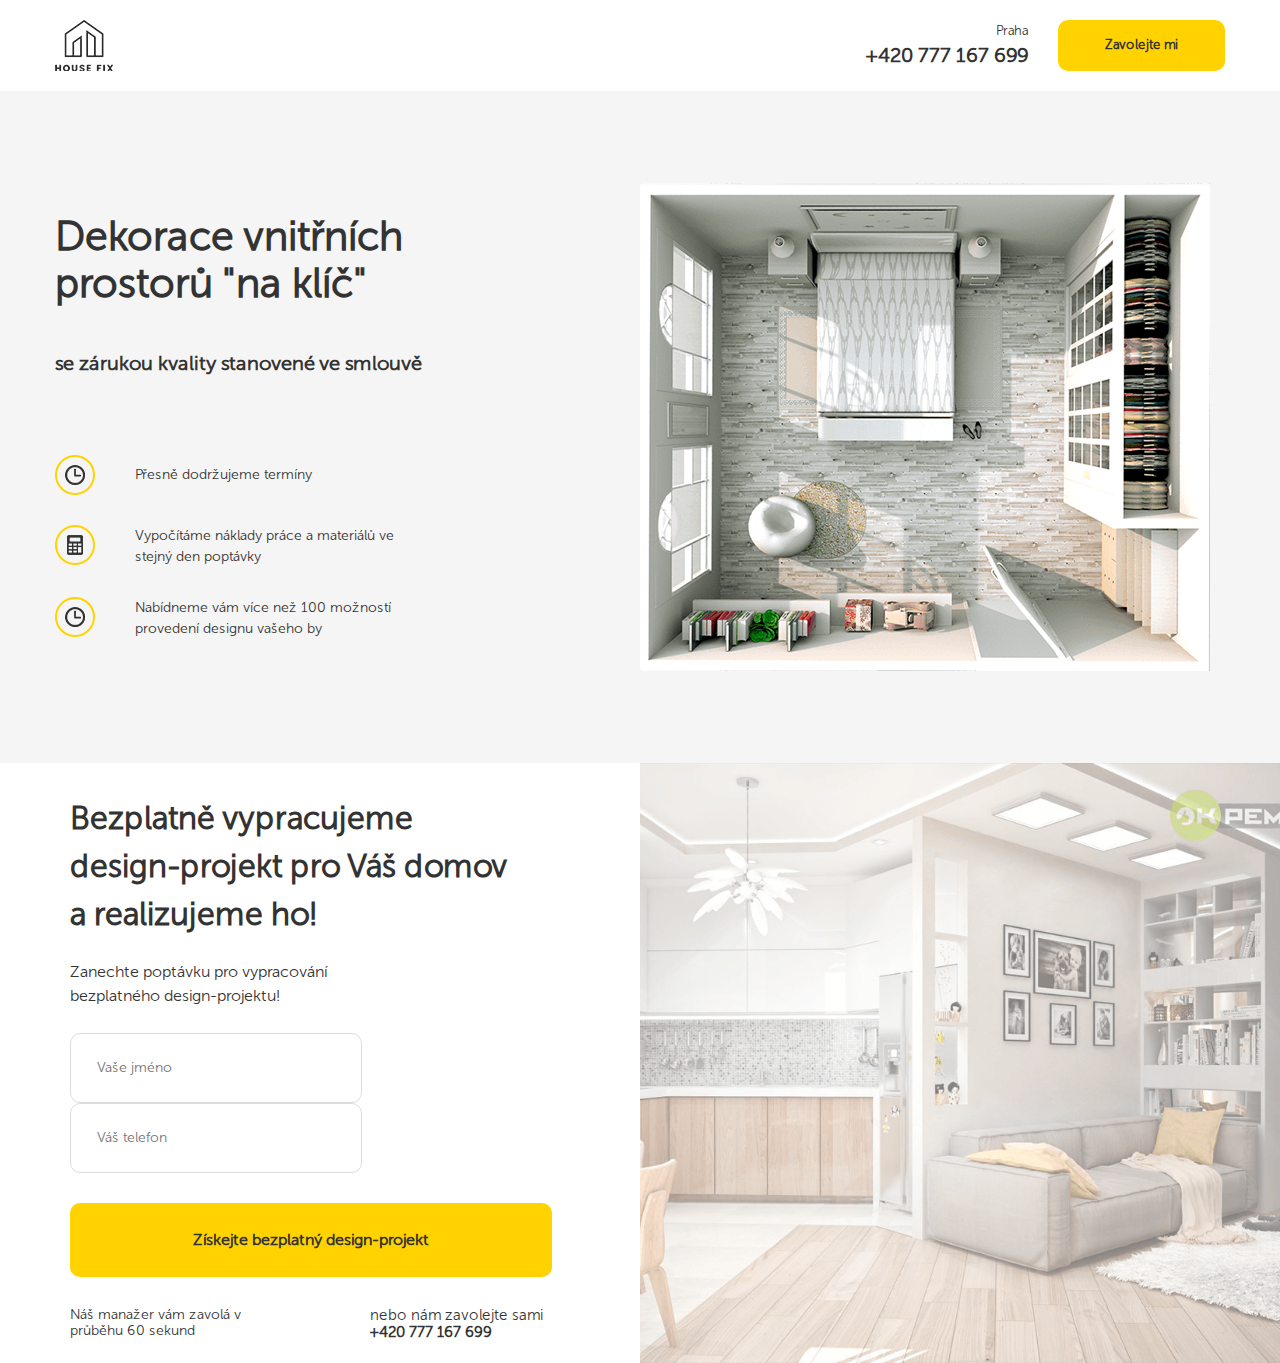
<file: src/index.html>
<!DOCTYPE html>
<html lang="cz">
<head>
    <meta charset="UTF-8">
    <meta http-equiv="X-UA-Compatible" content="IE=edge">
    <meta name="viewport" content="width=device-width, initial-scale=1.0">
    <link rel="stylesheet" href="/src/sass/normalize.css">
    <link rel="stylesheet" href="/src/sass/style.css">
    <title>House Fix</title>
 
</head>
<body>

 <!-- Vrchni hlavicka -->
    <header class="header">
        <div class="container">
            <div class="header-block">
                <div class="header__logo">
                    <img src="/src/img/logo.png" alt="Logo">
                </div>   

                <div class="header__info">
                        <div class="header__contacts">
                            <span class="header__address">Praha</span>
                            <a href="tel:+420777167699" class="header__phone">+420 777 167 699</a> 
                            
                        </div> 

                     <button class="button header__button">Zavolejte mi</button> 

                </div>

            </div>
        </div>


    </header>


<!-- Sekce dekorace vnitrnich prostoru -->
 <section class="offer">
     <div class="container">
         <div class="offer-wrap">
             <div class="offer-text">
                <h1 class="offer-title">Dekorace vnitřních prostorů "na klíč" </h1>
                <p class="offer-subtitle">se zárukou kvality stanovené ve smlouvě</p>
                    <div class="item-wrap">
                        <div class="item1">
                            <img class="icon" src="/src/img/clock.png" alt="clock">
                            <div class="span">Přesně dodržujeme termíny</div>
                        </div>
                        <div class="item2">
                            <img class="icon" src="/src/img/calculator.png" alt="calculator">
                            <div class="span">Vypočítáme náklady práce  a materiálů ve stejný den poptávky  </div>
                        </div>
                        <div class="item3">
                            <img class="icon" src="/src/img/clock.png" alt="clock">
                            <div class="span">Nabídneme vám více než 100 možností provedení designu vašeho by</div>
                        </div>
                    </div>

             </div>
             <div class="offer-img">
                 <img src="/src/img/room.png" alt="room">
             </div>
         </div>
     </div>
 </section> 


<!-- Sekce s nabidkou pro zakazniky a formular -->
<section class="form">
    <div class="container-form">
        <div class="form-main">
            <div class="form-text">
                <h1 class="form-header">Bezplatně vypracujeme  design-projekt pro Váš domov a realizujeme ho!
                </h1>
                <span class="form-subtitle">Zanechte poptávku pro vypracování bezplatného design-projektu!
                </span>
                <div class="form-wrap">
                    <form action="" class="order">
                        <input class=name type="text" name="name" placeholder="Vaše jméno">
                        <input class=number type="number" name="number" placeholder="Váš telefon">
                    </form>
                    <button type="submit" class="button form-button">Získejte bezplatný design-projekt </button>
                    <div class="text-wrap">
                        <p class="desc">Náš manažer vám zavolá v průběhu 60 sekund  </p>
                        <div class="desc-wrap">
                            <p class="call">nebo nám zavolejte sami</p>
                            <p class="phone-number">+420 777 167 699</p>
                        </div>
                    </div>

                </div>
            </div>
         
        </div>

    </div>

    <div class="form-img">
        <img class="sideimage" src="/src/img/sideroom.png" alt="livingroom" class="side">
    </div>
</section>



</body> 
</html>
</file>
<file: src/sass/style.css>
@font-face {
  font-family: 'Museo Sans';
  src: url("/src/fonts/MuseoSans/MuseoSansCyrl-300.eot");
  src: url("MuseoSansCyrl-300.eot?#iefix") format("embedded-opentype"), url("/src/fonts/MuseoSans/MuseoSansCyrl-300.woff") format("woff"), url("/src/fonts/MuseoSans/MuseoSansCyrl-300.ttf") format("truetype");
  font-weight: normal;
  font-style: normal;
}

* {
  -webkit-box-sizing: border-box;
          box-sizing: border-box;
}

body {
  font-family: 'Museo Sans', sans-serif;
}

img {
  max-width: 100%;
  display: block;
}

input {
  padding: 26px;
  padding-right: 95px;
  font-size: 10px;
  border-radius: 10px;
  border: solid 1px;
  color: #DDDDDD;
}

a, button {
  cursor: pointer;
}

.container {
  max-width: 1170px;
  width: 96%;
  margin: auto;
}

@media (max-width: 950px) {
  .container {
    padding: 0 2rem;
  }
}

@media (max-width: 640px) {
  .container {
    width: 85%;
  }
}

input {
  font-size: 14px;
}

.button {
  background-color: #FFD200;
  color: #333;
  border: none;
  padding: 28px 123px;
  border-radius: 10px;
  font-size: 16px;
  margin-top: 30px;
  font-weight: 700;
}

.span {
  width: 50%;
  line-height: 1.5;
  display: -webkit-box;
  display: -ms-flexbox;
  display: flex;
  -webkit-box-align: center;
      -ms-flex-align: center;
          align-items: center;
  font-weight: 400;
  font-size: 14px;
  color: #333;
}

.title {
  color: #333;
  font-size: 30px;
  margin: auto;
  text-align: center;
  margin-bottom: 40px;
  margin-top: 20px;
}

.section__subtitle {
  color: #000000;
  font-size: 20px;
  text-align: center;
  padding-bottom: 40px;
}

.header {
  padding: 20px 0px;
}

.header-block {
  display: -webkit-box;
  display: -ms-flexbox;
  display: flex;
  -webkit-box-pack: justify;
      -ms-flex-pack: justify;
          justify-content: space-between;
  -webkit-box-align: center;
      -ms-flex-align: center;
          align-items: center;
}

.header__info {
  display: -webkit-box;
  display: -ms-flexbox;
  display: flex;
  text-align: right;
}

.header__contacts {
  display: -webkit-box;
  display: -ms-flexbox;
  display: flex;
  -webkit-box-orient: vertical;
  -webkit-box-direction: normal;
      -ms-flex-direction: column;
          flex-direction: column;
  -webkit-box-pack: center;
      -ms-flex-pack: center;
          justify-content: center;
}

@media (max-width: 640px) {
  .header__contacts {
    display: none;
  }
}

.header__address {
  color: #333;
  font-size: 13px;
  font-weight: 400;
}

.header__phone {
  font-size: 20px;
  font-weight: 700;
  color: #333;
  text-decoration: none;
  display: block;
  margin-top: 5px;
}

.header__button {
  padding: 18px 47px;
  border-radius: 10px;
  margin-left: 30px;
  font-size: 13px;
  margin-top: 0px;
}

.offer {
  padding: 92px 0px;
  background-color: #F5F5F5;
}

.offer-wrap {
  display: -webkit-box;
  display: -ms-flexbox;
  display: flex;
  -ms-flex-wrap: wrap;
      flex-wrap: wrap;
  -webkit-box-align: center;
      -ms-flex-align: center;
          align-items: center;
}

@media (max-width: 1100px) {
  .offer-wrap {
    -webkit-box-orient: vertical;
    -webkit-box-direction: normal;
        -ms-flex-direction: column;
            flex-direction: column;
  }
}

.offer-title {
  font-size: 41px;
  margin-right: 215px;
  color: #333;
  margin-bottom: 45px;
  font-weight: 700;
}

@media (max-width: 1180px) {
  .offer-title {
    margin-right: 20px;
  }
}

@media (max-width: 640px) {
  .offer-title {
    font-size: 30px;
  }
}

.offer-text {
  width: 50%;
}

@media (max-width: 1100px) {
  .offer-text {
    width: 100%;
    margin-bottom: 40px;
  }
}

.offer-img {
  width: 50%;
}

@media (max-width: 1100px) {
  .offer-img {
    width: 100%;
  }
}

.offer-subtitle {
  font-size: 20px;
  font-weight: 700;
  color: #333;
  margin-bottom: 80px;
}

@media (max-width: 640px) {
  .offer-subtitle {
    font-size: 20px;
    margin-bottom: 30px;
  }
}

.item1, .item2, .item3 {
  display: -webkit-box;
  display: -ms-flexbox;
  display: flex;
  margin-bottom: 30px;
}

.icon {
  margin-right: 40px;
  max-height: 40px;
}

.form {
  display: -webkit-box;
  display: -ms-flexbox;
  display: flex;
}

@media (max-width: 1100px) {
  .form {
    -webkit-box-orient: vertical;
    -webkit-box-direction: normal;
        -ms-flex-direction: column;
            flex-direction: column;
  }
}

.form-text {
  margin: auto;
  max-width: 500px;
}

@media (max-width: 1100px) {
  .form-text {
    max-width: 700px;
    margin-top: 80px;
    margin-bottom: 80px;
  }
}

.form-header {
  font-size: 24;
  margin-right: 50px;
  color: #333;
  line-height: 1.5;
  font-weight: 700;
}

.form-subtitle {
  margin-right: 200px;
  color: #333;
  font-weight: 400;
  display: block;
  font-size: 16px;
  margin-bottom: 25px;
  line-height: 1.5;
}

.form-main {
  margin-left: 14vmax;
}

@media (max-width: 1650px) {
  .form-main {
    margin: auto;
  }
}

.form-button {
  padding: 28px 123px;
  border-radius: 10px;
  font-size: 16px;
  margin-top: 30px;
  font-weight: 700;
  color: #333;
}

.text-wrap {
  display: -webkit-box;
  display: -ms-flexbox;
  display: flex;
  margin-top: 30px;
}

.desc {
  width: 50%;
  font-size: 14px;
  margin-right: 100px;
  margin-top: 0px !important;
  color: #333;
}

.desc-wrap {
  width: 50%;
}

.call {
  font-size: 15px;
  font-weight: 400;
  margin: 0px !important;
  color: #333;
}

.phone-number {
  margin: 0px !important;
  font-size: 15px;
  font-weight: 700;
  color: #333;
}

.container-form {
  max-width: 1170px;
  width: 96%;
  margin: auto;
  max-width: 50%;
}

@media (max-width: 1100px) {
  .container-form {
    max-width: 70%;
  }
}

.sideimage {
  opacity: 0.5;
  height: 600px;
  width: 960px;
  -o-object-fit: cover;
     object-fit: cover;
  -webkit-transition: 0.3;
  transition: 0.3;
}

@media (max-width: 1100px) {
  .sideimage {
    -webkit-box-orient: vertical;
    -webkit-box-direction: normal;
        -ms-flex-direction: column;
            flex-direction: column;
    width: 1100px;
  }
}

.projects {
  background: radial-gradient(#ebebeb 1px, transparent 1px);
  background-size: 5px 5px;
  padding: 80px 0px;
}

.projects-wrap {
  display: -webkit-box;
  display: -ms-flexbox;
  display: flex;
  -ms-flex-wrap: wrap;
      flex-wrap: wrap;
  -webkit-box-pack: justify;
      -ms-flex-pack: justify;
          justify-content: space-between;
}

.projects-wrap__image {
  width: 32%;
  margin-bottom: 30px;
}

.projects-wrap__image img {
  width: 100%;
  height: 100%;
  -o-object-fit: cover;
     object-fit: cover;
}

.projects-arrows {
  display: -webkit-box;
  display: -ms-flexbox;
  display: flex;
  -webkit-box-pack: center;
      -ms-flex-pack: center;
          justify-content: center;
  cursor: pointer;
}

.projects-arrows__image {
  margin-left: 20px;
}

.modal {
  position: fixed;
  top: 0;
  left: 0;
  width: 100%;
  height: 100%;
  background-color: rgba(0, 0, 0, 0.5);
  display: none;
}

.modal_active {
  display: -webkit-box;
  display: -ms-flexbox;
  display: flex;
}

.modal-dialog {
  margin: auto;
  max-width: 40rem;
  width: 90%;
  background-color: white;
  min-height: 15rem;
  padding: 2rem;
  position: relative;
}

.modal-dialog__close {
  position: absolute;
  top: 2rem;
  right: 2rem;
}

.prices {
  padding: 120px 0;
}

.prices__items {
  display: -webkit-box;
  display: -ms-flexbox;
  display: flex;
  -ms-flex-wrap: wrap;
      flex-wrap: wrap;
  gap: 20px;
}

.prices__item {
  text-align: center;
  border: 1px solid #e8e8e8;
  margin: auto;
}

.prices__item:hover {
  -webkit-box-shadow: 0 20px 25px rgba(0, 0, 0, 0.1);
          box-shadow: 0 20px 25px rgba(0, 0, 0, 0.1);
  -webkit-transition: 0.5s;
  transition: 0.5s;
}

.prices__item:hover .prices__img::before {
  opacity: 1;
  -webkit-transition: 0.5s;
  transition: 0.5s;
}

.prices__description {
  padding: 20px 0;
  font-weight: 400;
  font-size: 18px;
}

.prices__img {
  position: relative;
}

.prices__img::before {
  position: absolute;
  content: "";
  height: 100%;
  width: 100%;
  top: 0;
  left: 0;
  background-image: -webkit-gradient(linear, left bottom, left top, from(#ffd200), to(rgba(255, 255, 255, 0)));
  background-image: linear-gradient(to top, #ffd200 0%, rgba(255, 255, 255, 0) 100%);
  opacity: 0;
}

.prices__link {
  margin-bottom: 30px;
  text-decoration: none;
  font-size: 16px;
  font-weight: bold;
  color: black;
  display: inline-block;
  position: relative;
}

.prices__link::after {
  content: "";
  width: 100%;
  height: 3px;
  background-color: #FFD200;
  display: inline-block;
  position: absolute;
  bottom: -7px;
  left: 0px;
  z-index: -1;
  border-radius: 4px;
  -webkit-transition: .3s;
  transition: .3s;
}

.prices__link:hover::after {
  height: 8px;
}

.steps {
  margin-bottom: 100px;
}

.steps__icons {
  display: -webkit-box;
  display: -ms-flexbox;
  display: flex;
  -webkit-box-pack: justify;
      -ms-flex-pack: justify;
          justify-content: space-between;
  -ms-flex-wrap: wrap;
      flex-wrap: wrap;
}

@media (max-width: 850px) {
  .steps__icons {
    -webkit-box-pack: space-evenly;
        -ms-flex-pack: space-evenly;
            justify-content: space-evenly;
  }
}

.steps img {
  width: 30px;
  height: 30px;
  display: inline-block;
}

.steps__icon {
  width: 14%;
  display: -webkit-box;
  display: -ms-flexbox;
  display: flex;
  -webkit-box-orient: vertical;
  -webkit-box-direction: normal;
      -ms-flex-direction: column;
          flex-direction: column;
  -webkit-box-align: center;
      -ms-flex-align: center;
          align-items: center;
  margin-top: 20px;
}

@media (max-width: 850px) {
  .steps__icon {
    width: 40%;
  }
}

@media (max-width: 550px) {
  .steps__icon {
    width: 66%;
  }
}

.steps__icon--border {
  width: 100px;
  height: 100px;
  border: 3px solid #FFD200;
  border-radius: 100px;
  display: -webkit-box;
  display: -ms-flexbox;
  display: flex;
  -webkit-box-pack: center;
      -ms-flex-pack: center;
          justify-content: center;
  -webkit-box-align: center;
      -ms-flex-align: center;
          align-items: center;
  margin-bottom: 10px;
}

.steps__icon--subtitle {
  text-align: center;
  line-height: 20px;
}

.notice {
  background-color: #ffc000;
  padding: 100px 0;
}

.notice__text {
  text-align: center;
  font-size: 32px;
  max-width: 750px;
  margin: auto;
  line-height: 50px;
  font-weight: 300;
}

.document {
  margin: 120px 0;
  text-align: center;
}

.document__title {
  margin-bottom: 100px;
}

.document-block {
  display: -webkit-box;
  display: -ms-flexbox;
  display: flex;
  -webkit-box-pack: space-evenly;
      -ms-flex-pack: space-evenly;
          justify-content: space-evenly;
}

@media (max-width: 850px) {
  .document-block {
    justify-items: center;
    -ms-flex-wrap: wrap;
        flex-wrap: wrap;
    gap: 30px;
  }
}

.document-block__item {
  max-width: 22%;
}

@media (max-width: 850px) {
  .document-block__item {
    max-width: 40%;
  }
}

@media (max-width: 550px) {
  .document-block__item {
    max-width: 100%;
  }
}

.document-block__text {
  margin-top: 40px;
  line-height: 24px;
  font-style: 18px;
}

.brief {
  background-image: url(../img/interview-bg.png), url(../img/brief-bg.jpg);
  background-position: left center, center right;
  background-size: 50%, contain;
  background-repeat: repeat-y , no-repeat;
}

@media (max-width: 950px) {
  .brief {
    background-image: url(../img/interview-bg.png), url(../img/brief-bg.jpg);
    background-position: top center, center bottom;
    background-size: 100% 50%, cover;
    background-repeat: repeat-x , no-repeat;
    padding: 50px 0;
  }
}

.brief-block {
  display: -webkit-box;
  display: -ms-flexbox;
  display: flex;
  padding: 60px 0;
}

@media (max-width: 950px) {
  .brief-block {
    -webkit-box-orient: vertical;
    -webkit-box-direction: normal;
        -ms-flex-direction: column;
            flex-direction: column;
  }
}

.brief__interview {
  -ms-flex-preferred-size: 50%;
      flex-basis: 50%;
}

.brief__form {
  -ms-flex-preferred-size: 50%;
      flex-basis: 50%;
  padding-left: 200px;
  text-align: center;
}

@media (max-width: 1200px) {
  .brief__form {
    padding-left: 30px;
  }
}

@media (max-width: 950px) {
  .brief__form {
    margin-top: 100px;
  }
}

.brief__button {
  margin-bottom: 20px;
  display: block;
}

@media (max-width: 1200px) {
  .brief__button {
    margin: 20px auto;
  }
}

.brief__input {
  width: 100%;
  max-width: 370px;
  margin-bottom: 15px;
}

.interview {
  padding-right: 150px;
}

@media (max-width: 1200px) {
  .interview {
    padding-right: 30px;
  }
}

.interview__title {
  font-weight: 700;
  font-size: 22px;
  line-height: 33px;
  margin-bottom: 50px;
}

.interview__subtitle {
  font-size: 16px;
  margin-bottom: 60px;
  display: block;
}

.interview-list {
  list-style-type: none;
  padding: 0;
}

@media (max-width: 950px) {
  .interview-list {
    margin: auto;
  }
}

.interview-list__item {
  display: -webkit-box;
  display: -ms-flexbox;
  display: flex;
  -webkit-box-align: center;
      -ms-flex-align: center;
          align-items: center;
  margin-bottom: 25px;
  font-weight: bolder;
}

.interview-list__text {
  max-width: 350px;
  font-size: 18px;
}

.interview-list__counter {
  min-width: 39px;
  min-height: 35px;
  border: 2px solid #000000;
  display: inline-block;
  text-align: center;
  line-height: 35px;
  border-radius: 35px;
  margin-right: 30px;
}

.form__title {
  font-weight: 700;
  font-size: 22px;
  line-height: 33px;
  margin-bottom: 50px;
}

.form__subtitle {
  font-size: 16px;
  margin-bottom: 50px;
  display: block;
}

.map {
  display: -webkit-box;
  display: -ms-flexbox;
  display: flex;
}

@media (max-width: 950px) {
  .map {
    -webkit-box-orient: vertical;
    -webkit-box-direction: normal;
        -ms-flex-direction: column;
            flex-direction: column;
  }
}

.map-block {
  width: 50%;
}

@media (max-width: 950px) {
  .map-block {
    width: 100%;
    -webkit-box-ordinal-group: 3;
        -ms-flex-order: 2;
            order: 2;
  }
}

.container__map {
  -ms-flex-preferred-size: 50%;
      flex-basis: 50%;
}

.contact {
  margin: 0 0 0 200px;
  max-width: 700px;
}

@media (max-width: 1200px) {
  .contact {
    margin: 20px auto;
    max-width: 500px;
  }
}

@media (max-width: 950px) {
  .contact {
    margin: 100px auto;
  }
}

.contact__title {
  font-weight: 700;
  font-size: 22px;
  line-height: 33px;
  margin-bottom: 50px;
}

@media (max-width: 1200px) {
  .contact__title {
    text-align: center;
  }
}

.contact-list {
  list-style: none;
}

.contact-list__item {
  display: -webkit-box;
  display: -ms-flexbox;
  display: flex;
  -webkit-box-align: center;
      -ms-flex-align: center;
          align-items: center;
  gap: 20px;
  margin-bottom: 40px;
}

footer {
  text-align: center;
  padding: 5px 0;
  background-color: #FFD200;
}
/*# sourceMappingURL=style.css.map */
</file>
